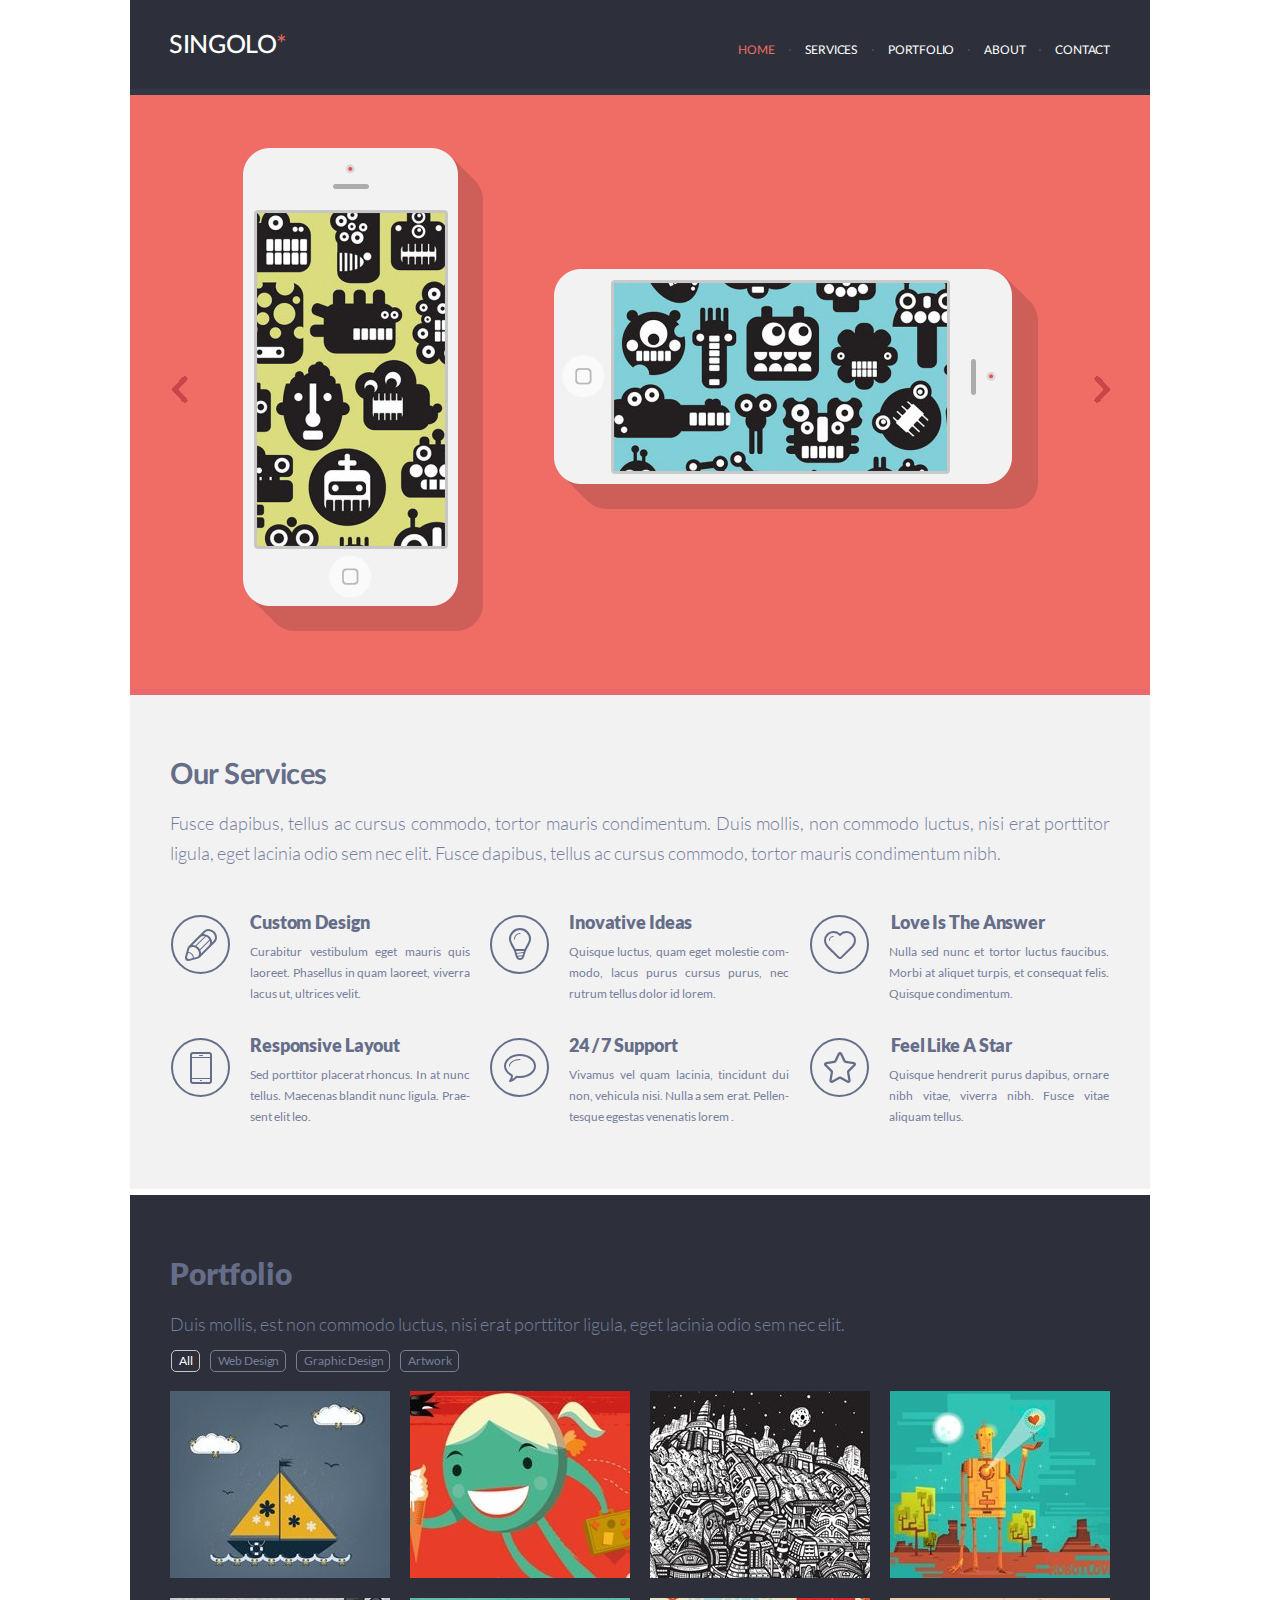
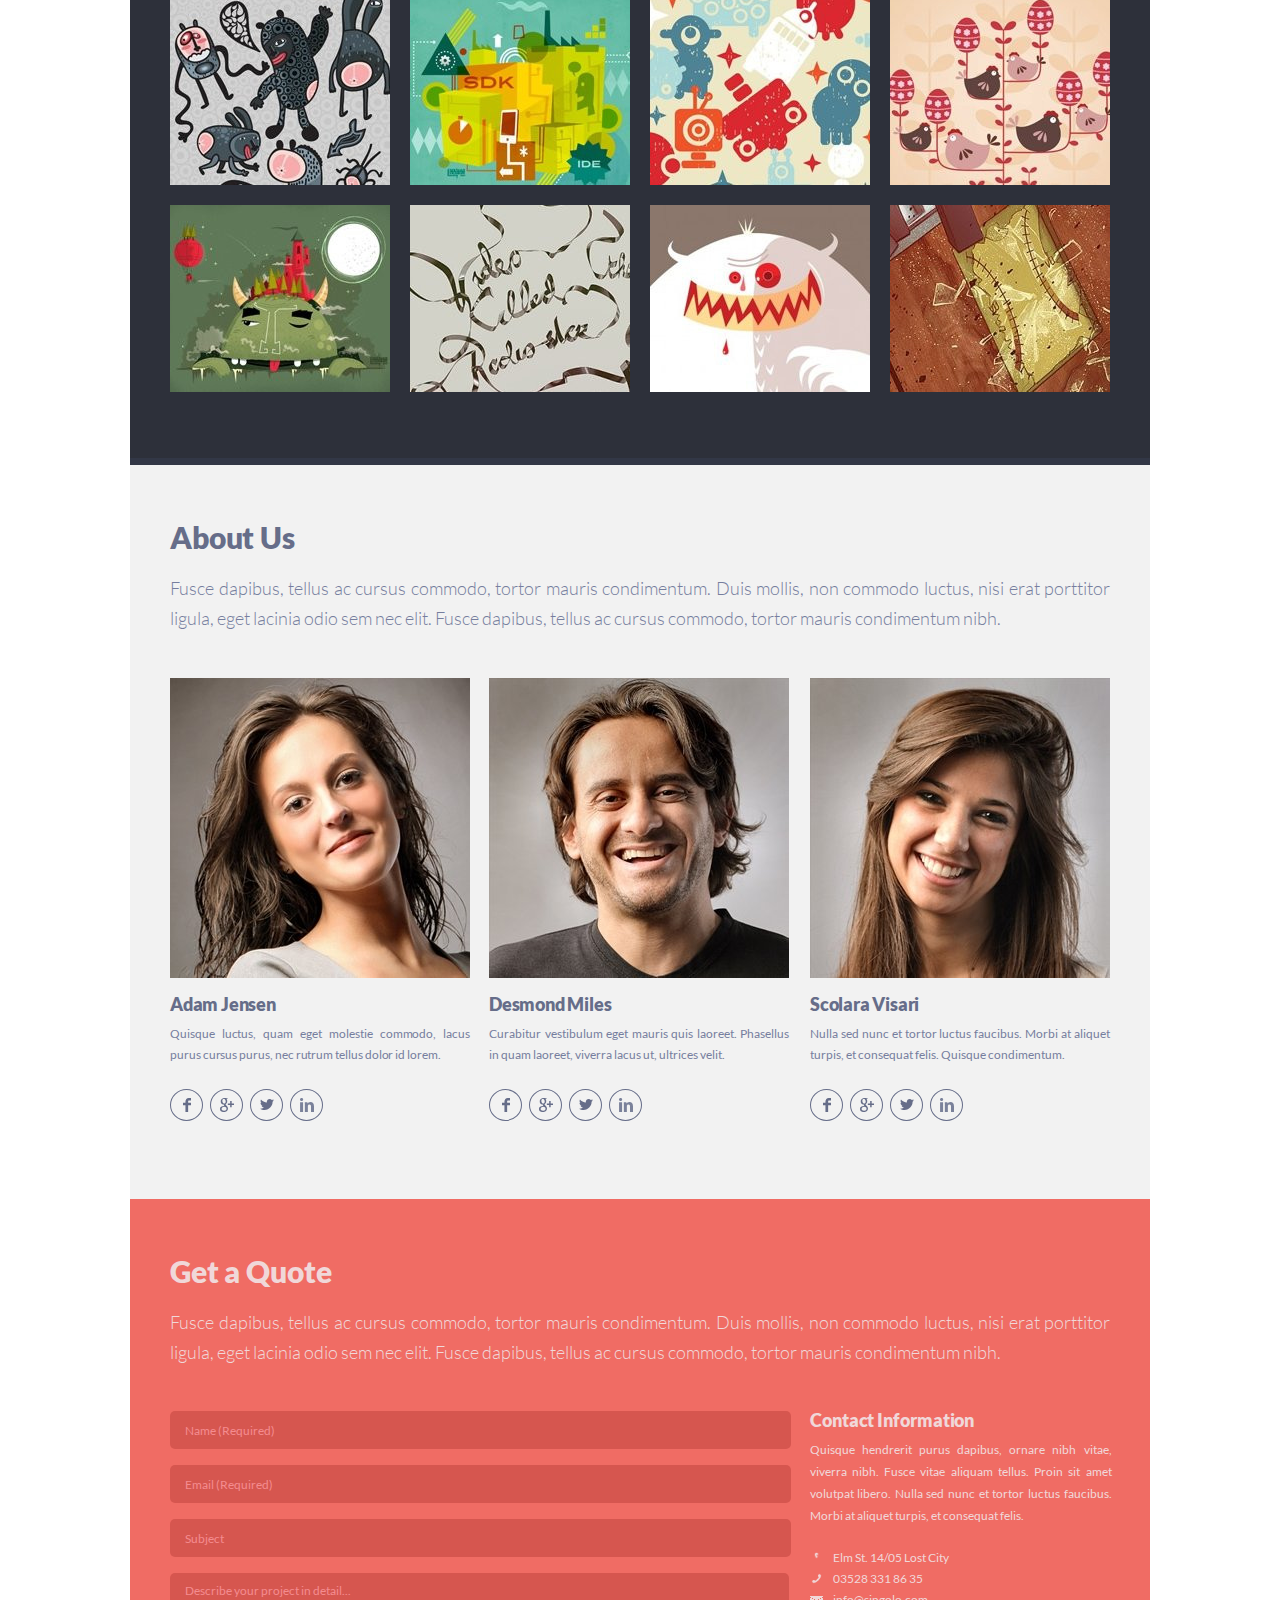
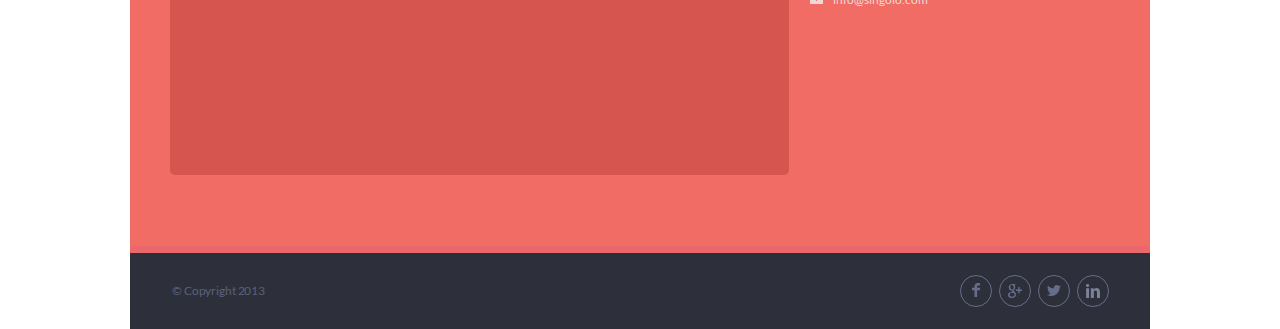
<file: index.html>
<!DOCTYPE html>
<html lang="en">
<head>
  <meta charset="UTF-8"/>
  <title>Singolo</title>
  <link rel="stylesheet" href="./style.css"/>
  <link rel="stylesheet" href="./fonts.css"/>
</head>
<body class="container">
<header class="header">
  <h1 class="logo">singolo<span class="red-star">*</span></h1>
  <nav class="nav">
    <a class="a_checked">Home</a>
    <a href="#">Services</a>
    <a href="#">Portfolio</a>
    <a href="#">About</a>
    <a href="#">Contact</a>
  </nav>
</header>
<main>
  <div class="slider">
    <button class="slider__btn slider_btn_left"></button>
    <div class="slider__element">
      <img alt="right phone" class="phone phone_left" src="assets/img/singolo1/phone2.png"/>
      <img alt="left phone" class="phone phone_right" src="assets/img/singolo1/phone1.png"/>
    </div>
    <button class="slider__btn slider_btn_right"></button>
  </div>
  <section class="our_services">
    <h2 class="our_services__header">Our Services</h2>
    <p class="our_services__text">
      Fusce dapibus, tellus ac cursus commodo, tortor mauris condimentum. Duis mollis, non commodo luctus, nisi erat
      porttitor ligula, eget lacinia odio sem nec elit. Fusce dapibus, tellus ac cursus commodo, tortor mauris
      condimentum nibh.
    </p>
    <div class="features">
      <article class="features__element features__element_pen">
        <h2 class="features__header">Custom Design</h2>
        <p class="features__text">
          Curabitur vestibulum eget mauris quis laoreet. Phasellus in quam laoreet, viverra lacus ut, ultrices
          velit.
        </p>
      </article>
      <article class="features__element features__element_bulb">
        <h2 class="features__header">Inovative Ideas</h2>
        <p class="features__text">
          Quisque luctus, quam eget molestie com&shy;modo, lacus purus cursus purus, nec rutrum tellus dolor id
          lorem.
        </p>
      </article>
      <article class="features__element features__element_heart">
        <h2 class="features__header">Love Is The Answer</h2>
        <p class="features__text">
          Nulla sed nunc et tortor luctus faucibus. Morbi at aliquet turpis, et consequat felis. Quisque
          condimentum.
        </p>
      </article>
      <article class="features__element features__element_small-phone">
        <h2 class="features__header">Responsive Layout</h2>
        <p class="features__text">
          Sed porttitor placerat rhoncus. In at nunc tellus. Maecenas blandit nunc ligula. Prae&shy;sent elit leo.
        </p>
      </article>
      <article class="features__element features__element--bubble">
        <h2 class="features__header">24 / 7 Support</h2>
        <p class="features__text">
          Vivamus vel quam lacinia, tincidunt dui non, vehicula nisi. Nulla a sem erat. Pellen&shy;tesque egestas
          venenatis lorem .
        </p>
      </article>
      <article class="features__element features__element_star">
        <h2 class="features__header">Feel Like A Star</h2>
        <p class="features__text">
          Quisque hendrerit purus dapibus, ornare nibh vitae, viverra nibh. Fusce vitae aliquam tellus.
        </p>
      </article>
    </div>
  </section>
  <section class="portfolio">
    <h1>Portfolio</h1>
    <p>Duis mollis, est non commodo luctus, nisi erat porttitor ligula, eget lacinia odio sem nec elit.</p>
    <ul class="portfolio__category">
      <li>
        <button class="portfolio__btn portfolio__btn--checked">All</button>
      </li>
      <li>
        <button class="portfolio__btn">Web Design</button>
      </li>
      <li>
        <button class="portfolio__btn">Graphic Design</button>
      </li>
      <li>
        <button class="portfolio__btn">Artwork</button>
      </li>
    </ul>
    <div class="work-examples">
      <img src="assets/img/singolo2/img1.jpg" alt="img1" class="example__img"/>
      <img src="assets/img/singolo2/img2.jpg" alt="img2" class="example__img"/>
      <img src="assets/img/singolo2/img3.jpg" alt="img3" class="example__img"/>
      <img src="assets/img/singolo2/img4.jpg" alt="img4" class="example__img"/>
      <img src="assets/img/singolo2/img5.jpg" alt="img5" class="example__img"/>
      <img src="assets/img/singolo2/img6.jpg" alt="img6" class="example__img"/>
      <img src="assets/img/singolo2/img7.jpg" alt="img7" class="example__img"/>
      <img src="assets/img/singolo2/img8.jpg" alt="img8" class="example__img"/>
      <img src="assets/img/singolo2/img9.jpg" alt="img9" class="example__img"/>
      <img src="assets/img/singolo2/img10.jpg" alt="img10" class="example__img"/>
      <img src="assets/img/singolo2/img11.jpg" alt="img11" class="example__img"/>
      <img src="assets/img/singolo2/img12.jpg" alt="img12" class="example__img"/>
    </div>
  </section>
  <section class="about-us">
    <h1 class="about-us__header">About Us</h1>
    <p class="about-us__text">
      Fusce dapibus, tellus ac cursus commodo, tortor mauris condimentum. Duis mollis, non commodo luctus, nisi erat
      porttitor ligula, eget lacinia odio sem nec elit. Fusce dapibus, tellus ac cursus commodo, tortor mauris
      condimentum nibh.
    </p>
    <div class="about-us__authors">
      <div class="about-us__author">
        <img src="assets/img/singolo2/adam_jensen.png" alt="" class="about-us__image"/>
        <h2 class="about-us__author-name">Adam Jensen</h2>
        <p class="about-us__des about-us__description--first">
          Quisque luctus, quam eget molestie commodo, lacus purus cursus purus, nec rutrum tellus dolor id lorem.
        </p>
        <ul class="soc">
          <li><a href="#" class="soc__link soc__link--facebook">facebook</a></li>
          <li><a href="#" class="soc__link soc__link--googleplus">google plus</a></li>
          <li><a href="#" class="soc__link soc__link--twitter">twitter</a></li>
          <li><a href="#" class="soc__link soc__link--linkedin">linkedin</a></li>
        </ul>
      </div>
      <div class="about-us__author">
        <img src="assets/img/singolo2/desmond_miles.png" alt="" class="about-us__image"/>
        <h2 class="about-us__author-name">Desmond Miles</h2>
        <p class="about-us__des">
          Curabitur vestibulum eget mauris quis laoreet. Phasellus in quam laoreet, viverra lacus ut, ultrices
          velit.
        </p>
        <ul class="soc">
          <li><a href="#" class="soc__link soc__link--facebook">facebook</a></li>
          <li><a href="#" class="soc__link soc__link--googleplus">google plus</a></li>
          <li><a href="#" class="soc__link soc__link--twitter">twitter</a></li>
          <li><a href="#" class="soc__link soc__link--linkedin">linkedin</a></li>
        </ul>
      </div>
      <div class="about-us__author">
        <img src="assets/img/singolo2/scolara_visari.png" alt="" class="about-us__image"/>
        <h2 class="about-us__author-name">Scolara Visari</h2>
        <p class="about-us__des">
          Nulla sed nunc et tortor luctus faucibus. Morbi at aliquet turpis, et consequat felis. Quisque
          condimentum.
        </p>
        <ul class="soc">
          <li><a href="#" class="soc__link soc__link--facebook">facebook</a></li>
          <li><a href="#" class="soc__link soc__link--googleplus">google plus</a></li>
          <li><a href="#" class="soc__link soc__link--twitter">twitter</a></li>
          <li><a href="#" class="soc__link soc__link--linkedin">linkedin</a></li>
        </ul>
      </div>
    </div>
  </section>
  <section class="section-form">
    <h1 class="section-form__header">Get a Quote</h1>
    <p class="section-form__text">
      Fusce dapibus, tellus ac cursus commodo, tortor mauris condimentum. Duis mollis, non commodo luctus, nisi erat
      porttitor ligula, eget lacinia odio sem nec elit. Fusce dapibus, tellus ac cursus commodo, tortor mauris
      condimentum nibh.
    </p>
    <div class="form__wrapper">
      <form class="form">
        <p><input id="name" type="text" name="name" placeholder="Name (Required)"/></p>
        <p><input id="email" type="text" name="email" placeholder="Email (Required)"/></p>
        <p><input id="subject" type="text" name="subject" placeholder="Subject"/></p>
        <p><textarea cols="20" placeholder="Describe your project in detail..."></textarea></p>
      </form>
      <div class="info">
        <h2 class="info__header">Contact Information</h2>
        <p class="info__text">
          Quisque hendrerit purus dapibus, ornare nibh vitae, viver&shy;ra nibh. Fusce vitae aliquam tellus. Proin
          sit amet volutpat libero. Nulla sed nunc et tortor luctus faucibus. Morbi at aliquet turpis, et consequat
          felis.
        </p>
        <ul class="info__list">
          <li class="info__list--loc">Elm St. 14/05 Lost City</li>
          <li class="info__list--phone">03528 331 86 35</li>
          <li class="info__list--email">info@singolo.com</li>
        </ul>
      </div>
    </div>
  </section>
</main>
<footer class="footer">
  <p class="footer__copyright">© Copyright 2013</p>
  <ul class="soc soc--footer">
    <li><a href="#" class="soc__link soc__link--facebook">facebook</a></li>
    <li><a href="#" class="soc__link soc__link--googleplus">google plus</a></li>
    <li><a href="#" class="soc__link soc__link--twitter">twitter</a></li>
    <li><a href="#" class="soc__link soc__link--linkedin">linkedin</a></li>
  </ul>
</footer>
</body>
</html>
</file>
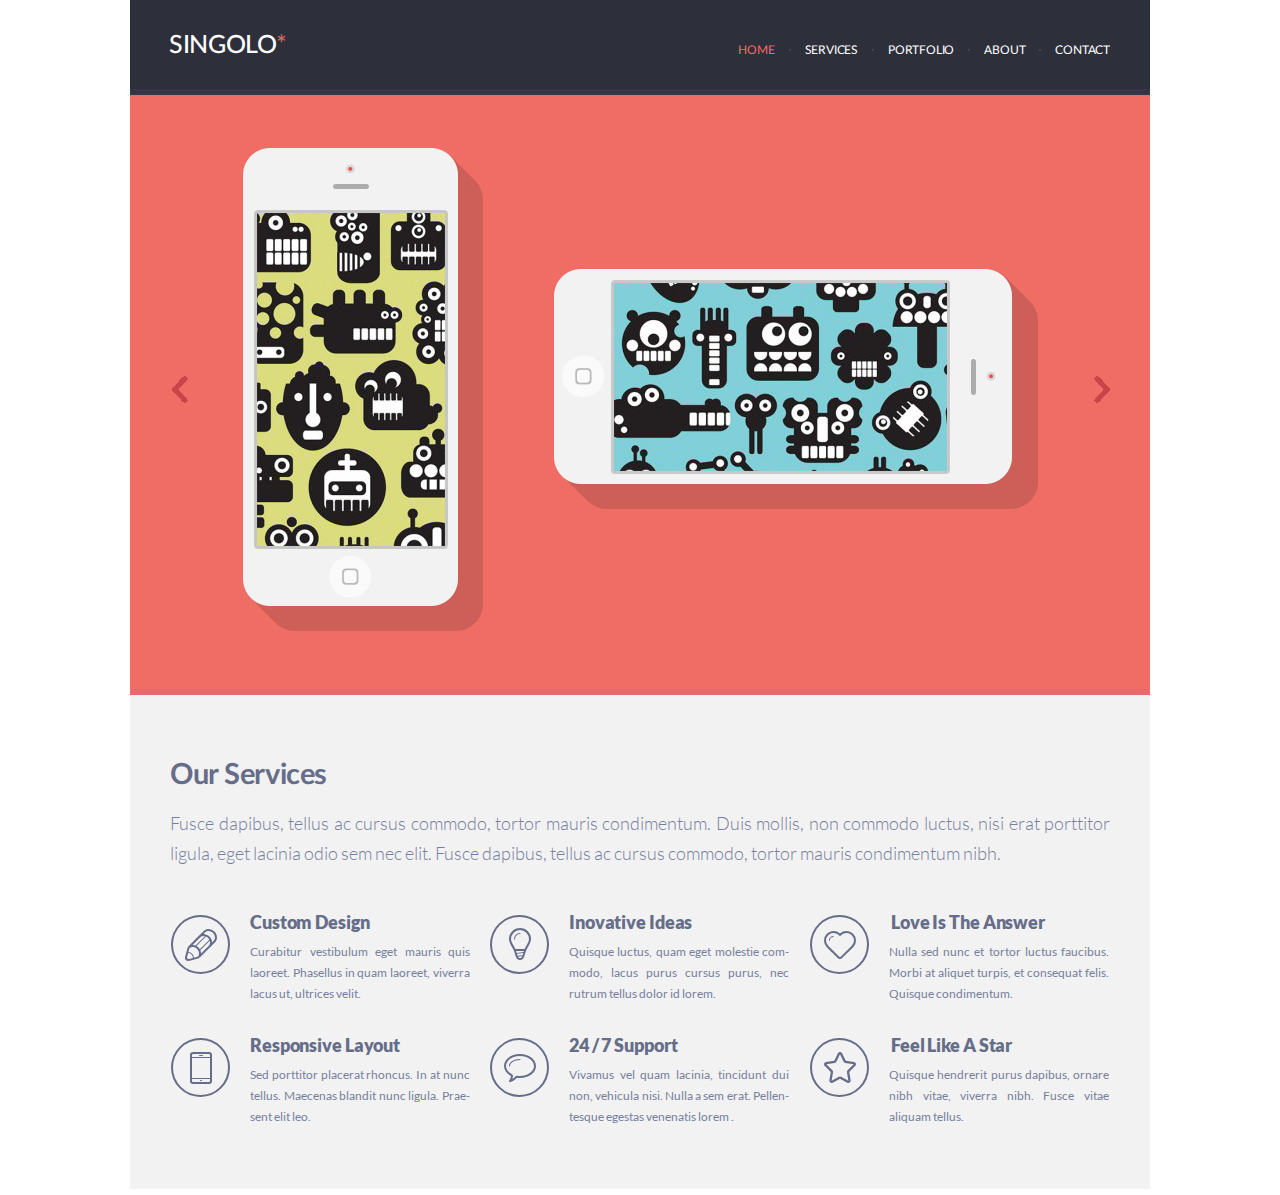
<file: singolo1.html>
<!DOCTYPE html>
<html lang="en">
<head>
  <meta charset="UTF-8"/>
  <meta name="viewport" content="width=device-width, initial-scale=1.0"/>
  <meta name="description" content="Singolo description"/>
  <meta name="keywords" content="keywords"/>
  <link rel="stylesheet" href="fonts.css"/>
  <link rel="stylesheet" type="text/css" href="singolo1.css"/>
  <title>Singolo</title>
  <script src="http://livejs.com/live.js" type="text/javascript"></script>
</head>
<body class="container">
<header class="header">
  <h1 class="logo">singolo<span class="red-star">*</span></h1>
  <nav class="nav">
    <a class="a_checked">Home</a>
    <a href="#">Services</a>
    <a href="#">Portfolio</a>
    <a href="#">About</a>
    <a href="#">Contact</a>
  </nav>
</header>
<main>
  <div class="slider">
    <button class="slider__btn slider_btn_left"></button>
    <div class="slider__element">
      <img alt="right phone" class="phone phone_left" src="assets/img/singolo1/phone2.png"/>
      <img alt="left phone" class="phone phone_right" src="assets/img/singolo1/phone1.png"/>
    </div>
    <button class="slider__btn slider_btn_right"></button>
  </div>
  <section class="our_services">
    <h2 class="our_services__header">Our Services</h2>
    <p class="our_services__text">
      Fusce dapibus, tellus ac cursus commodo, tortor mauris condimentum. Duis mollis, non commodo luctus, nisi erat
      porttitor ligula, eget lacinia odio sem nec elit. Fusce dapibus, tellus ac cursus commodo, tortor mauris
      condimentum nibh.
    </p>
    <div class="features">
      <article class="features__element features__element_pen">
        <h2 class="features__header">Custom Design</h2>
        <p class="features__text">
          Curabitur vestibulum eget mauris quis laoreet. Phasellus in quam laoreet, viverra lacus ut, ultrices
          velit.
        </p>
      </article>
      <article class="features__element features__element_bulb">
        <h2 class="features__header">Inovative Ideas</h2>
        <p class="features__text">
          Quisque luctus, quam eget molestie com&shy;modo, lacus purus cursus purus, nec rutrum tellus dolor id
          lorem.
        </p>
      </article>
      <article class="features__element features__element_heart">
        <h2 class="features__header">Love Is The Answer</h2>
        <p class="features__text">
          Nulla sed nunc et tortor luctus faucibus. Morbi at aliquet turpis, et consequat felis. Quisque
          condimentum.
        </p>
      </article>
      <article class="features__element features__element_small-phone">
        <h2 class="features__header">Responsive Layout</h2>
        <p class="features__text">
          Sed porttitor placerat rhoncus. In at nunc tellus. Maecenas blandit nunc ligula. Prae&shy;sent elit leo.
        </p>
      </article>
      <article class="features__element features__element--bubble">
        <h2 class="features__header">24 / 7 Support</h2>
        <p class="features__text">
          Vivamus vel quam lacinia, tincidunt dui non, vehicula nisi. Nulla a sem erat. Pellen&shy;tesque egestas
          venenatis lorem .
        </p>
      </article>
      <article class="features__element features__element_star">
        <h2 class="features__header">Feel Like A Star</h2>
        <p class="features__text">
          Quisque hendrerit purus dapibus, ornare nibh vitae, viverra nibh. Fusce vitae aliquam tellus.
        </p>
      </article>
    </div>
  </section>
</main>
</body>
</html>
</file>
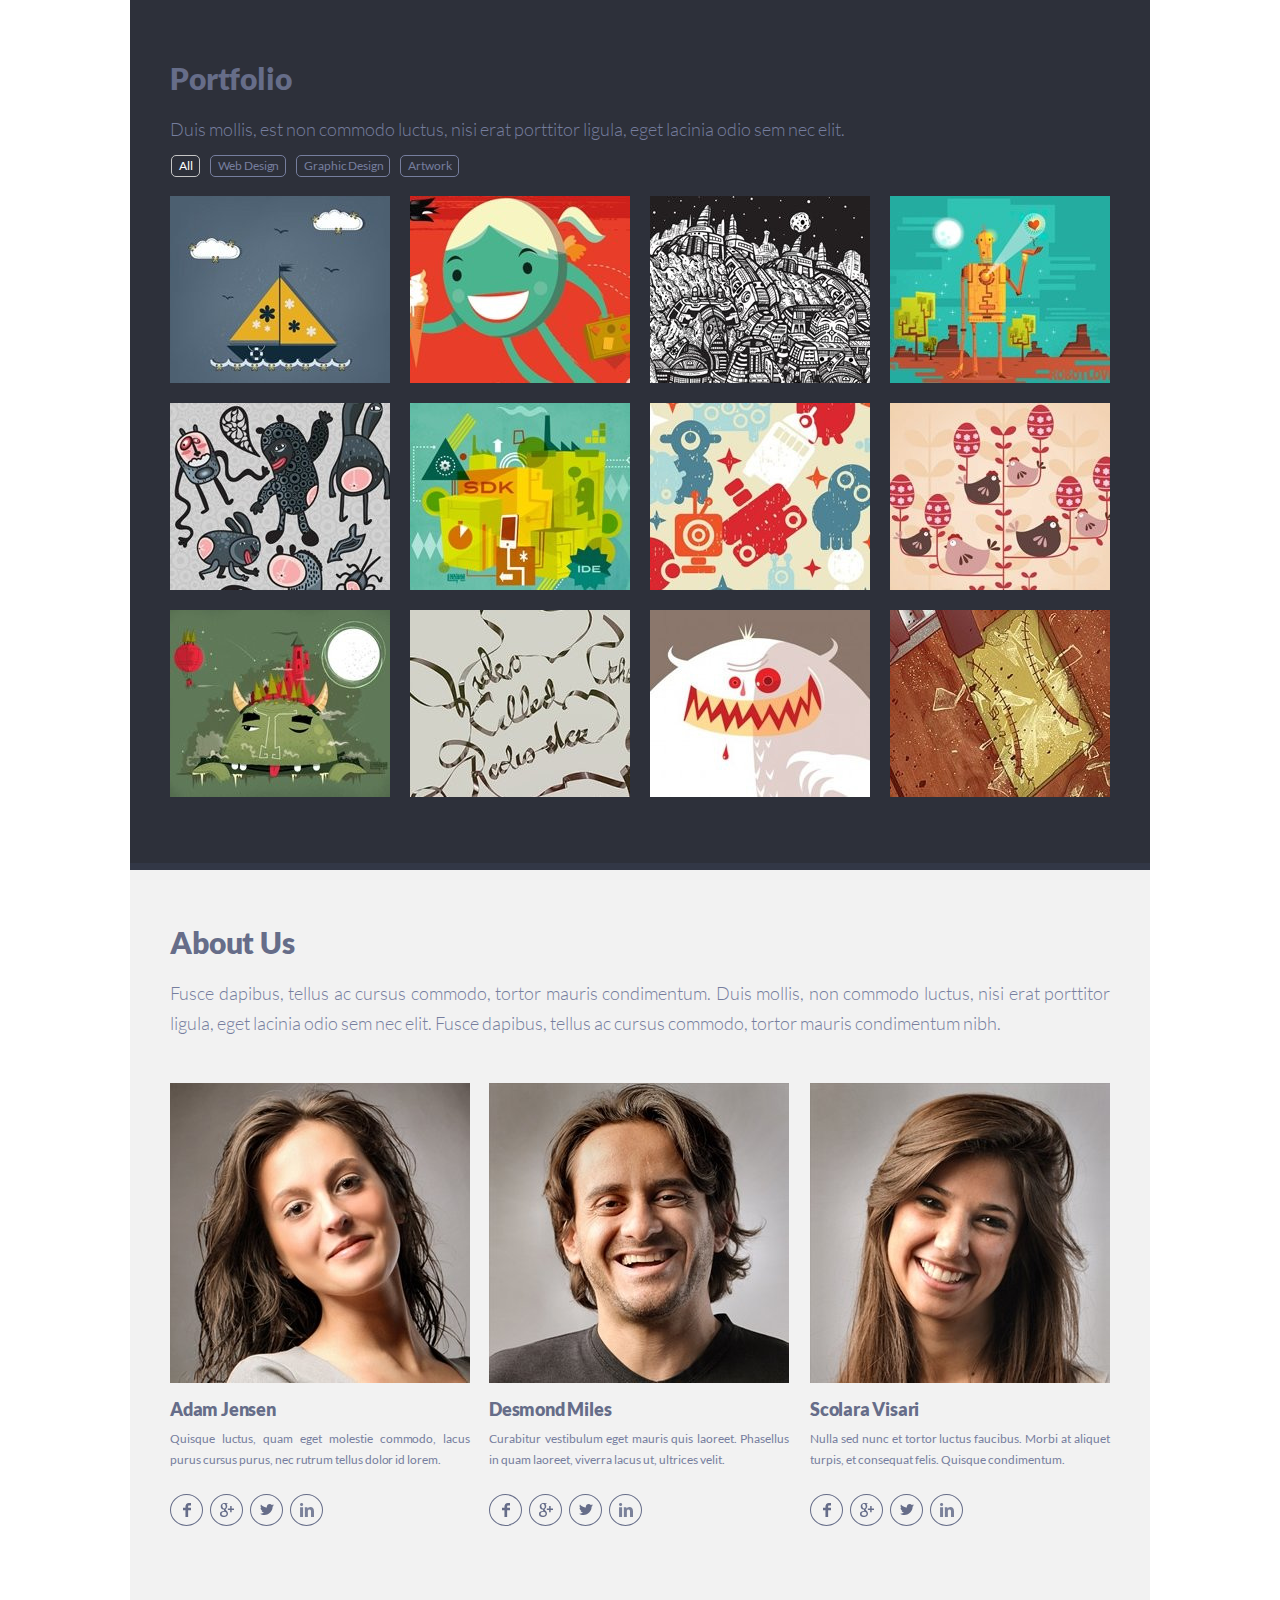
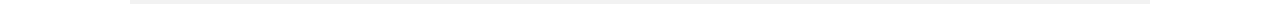
<file: singolo2.html>
<!DOCTYPE html>
<html lang="en">
<head>
  <meta charset="UTF-8"/>
  <meta name="viewport" content="width=device-width, initial-scale=1.0"/>
  <meta name="description" content="Singolo description"/>
  <meta name="keywords" content="keywords"/>
  <link rel="stylesheet" href="./singolo1.css"/>
  <link rel="stylesheet" href="./singolo2.css"/>
  <link rel="stylesheet" href="./fonts.css"/>
  <title>Singolo</title>
  <script src="http://livejs.com/live.js"></script>
</head>
<body class="container">
<main>
  <section class="portfolio">
    <h1>Portfolio</h1>
    <p>Duis mollis, est non commodo luctus, nisi erat porttitor ligula, eget lacinia odio sem nec elit.</p>
    <ul class="portfolio__category">
      <li>
        <button class="portfolio__btn portfolio__btn--checked">All</button>
      </li>
      <li>
        <button class="portfolio__btn">Web Design</button>
      </li>
      <li>
        <button class="portfolio__btn">Graphic Design</button>
      </li>
      <li>
        <button class="portfolio__btn">Artwork</button>
      </li>
    </ul>
    <div class="work-examples">
      <img src="assets/img/singolo2/img1.jpg" alt="img1" class="example__img"/>
      <img src="assets/img/singolo2/img2.jpg" alt="img2" class="example__img"/>
      <img src="assets/img/singolo2/img3.jpg" alt="img3" class="example__img"/>
      <img src="assets/img/singolo2/img4.jpg" alt="img4" class="example__img"/>
      <img src="assets/img/singolo2/img5.jpg" alt="img5" class="example__img"/>
      <img src="assets/img/singolo2/img6.jpg" alt="img6" class="example__img"/>
      <img src="assets/img/singolo2/img7.jpg" alt="img7" class="example__img"/>
      <img src="assets/img/singolo2/img8.jpg" alt="img8" class="example__img"/>
      <img src="assets/img/singolo2/img9.jpg" alt="img9" class="example__img"/>
      <img src="assets/img/singolo2/img10.jpg" alt="img10" class="example__img"/>
      <img src="assets/img/singolo2/img11.jpg" alt="img11" class="example__img"/>
      <img src="assets/img/singolo2/img12.jpg" alt="img12" class="example__img"/>
    </div>
  </section>
  <section class="about-us">
    <h1 class="about-us__header">About Us</h1>
    <p class="about-us__text">
      Fusce dapibus, tellus ac cursus commodo, tortor mauris condimentum. Duis mollis, non commodo luctus, nisi erat
      porttitor ligula, eget lacinia odio sem nec elit. Fusce dapibus, tellus ac cursus commodo, tortor mauris
      condimentum nibh.
    </p>
    <div class="about-us__authors">
      <div class="about-us__author">
        <img src="assets/img/singolo2/adam_jensen.png" alt="" class="about-us__image"/>
        <h2 class="about-us__author-name">Adam Jensen</h2>
        <p class="about-us__des about-us__description--first">
          Quisque luctus, quam eget molestie commodo, lacus purus cursus purus, nec rutrum tellus dolor id lorem.
        </p>
        <ul class="soc">
          <li><a href="#" class="soc__link soc__link--facebook">facebook</a></li>
          <li><a href="#" class="soc__link soc__link--googleplus">google plus</a></li>
          <li><a href="#" class="soc__link soc__link--twitter">twitter</a></li>
          <li><a href="#" class="soc__link soc__link--linkedin">linkedin</a></li>
        </ul>
      </div>
      <div class="about-us__author">
        <img src="assets/img/singolo2/desmond_miles.png" alt="" class="about-us__image"/>
        <h2 class="about-us__author-name">Desmond Miles</h2>
        <p class="about-us__des">
          Curabitur vestibulum eget mauris quis laoreet. Phasellus in quam laoreet, viverra lacus ut, ultrices
          velit.
        </p>
        <ul class="soc">
          <li><a href="#" class="soc__link soc__link--facebook">facebook</a></li>
          <li><a href="#" class="soc__link soc__link--googleplus">google plus</a></li>
          <li><a href="#" class="soc__link soc__link--twitter">twitter</a></li>
          <li><a href="#" class="soc__link soc__link--linkedin">linkedin</a></li>
        </ul>
      </div>
      <div class="about-us__author">
        <img src="assets/img/singolo2/scolara_visari.png" alt="" class="about-us__image"/>
        <h2 class="about-us__author-name">Scolara Visari</h2>
        <p class="about-us__des">
          Nulla sed nunc et tortor luctus faucibus. Morbi at aliquet turpis, et consequat felis. Quisque
          condimentum.
        </p>
        <ul class="soc">
          <li><a href="#" class="soc__link soc__link--facebook">facebook</a></li>
          <li><a href="#" class="soc__link soc__link--googleplus">google plus</a></li>
          <li><a href="#" class="soc__link soc__link--twitter">twitter</a></li>
          <li><a href="#" class="soc__link soc__link--linkedin">linkedin</a></li>
        </ul>
      </div>
    </div>
  </section>
</main>
</body>
</html>
</file>
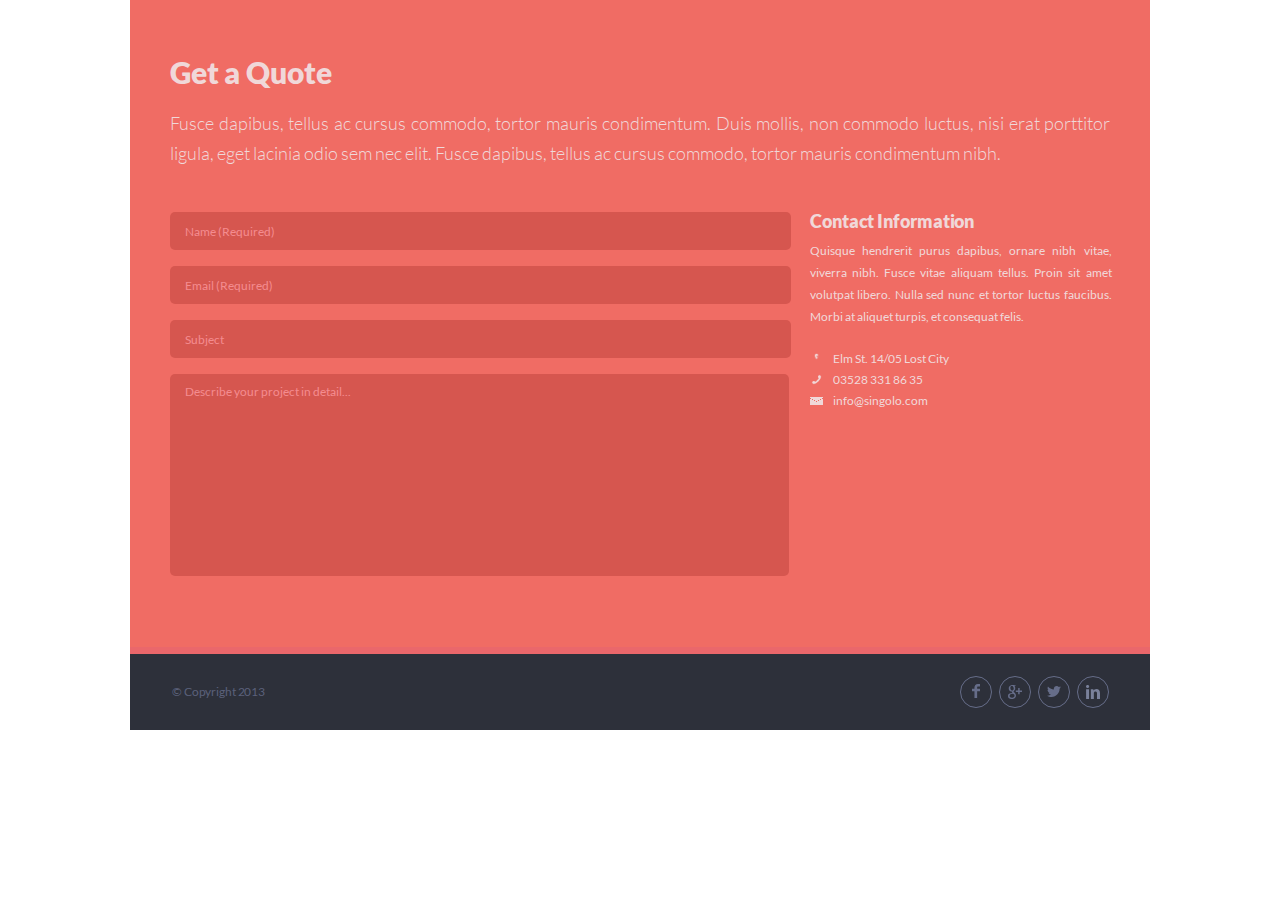
<file: singolo3.html>
<!DOCTYPE html>
<html lang="en">
<head>
  <meta charset="UTF-8"/>
  <meta name="viewport" content="width=device-width, initial-scale=1.0"/>
  <meta name="description" content="Singolo description"/>
  <meta name="keywords" content="keywords"/>
  <link rel="stylesheet" href="./singolo1.css"/>
  <link rel="stylesheet" href="./singolo2.css"/>
  <link rel="stylesheet" href="./singolo3.css"/>
  <link rel="stylesheet" href="./fonts.css"/>
  <title>Singolo</title>
  <script src="http://livejs.com/live.js"></script>
</head>
<body class="container">
<main>
  <section class="section-form">
    <h1 class="section-form__header">Get a Quote</h1>
    <p class="section-form__text">
      Fusce dapibus, tellus ac cursus commodo, tortor mauris condimentum. Duis mollis, non commodo luctus, nisi erat
      porttitor ligula, eget lacinia odio sem nec elit. Fusce dapibus, tellus ac cursus commodo, tortor mauris
      condimentum nibh.
    </p>
    <div class="form__wrapper">
      <form class="form">
        <p><input id="name" type="text" name="name" placeholder="Name (Required)"/></p>
        <p><input id="email" type="text" name="email" placeholder="Email (Required)"/></p>
        <p><input id="subject" type="text" name="subject" placeholder="Subject"/></p>
        <p><textarea cols="20" placeholder="Describe your project in detail..."></textarea></p>
      </form>
      <div class="info">
        <h2 class="info__header">Contact Information</h2>
        <p class="info__text">
          Quisque hendrerit purus dapibus, ornare nibh vitae, viver&shy;ra nibh. Fusce vitae aliquam tellus. Proin
          sit amet volutpat libero. Nulla sed nunc et tortor luctus faucibus. Morbi at aliquet turpis, et consequat
          felis.
        </p>
        <ul class="info__list">
          <li class="info__list--loc">Elm St. 14/05 Lost City</li>
          <li class="info__list--phone">03528 331 86 35</li>
          <li class="info__list--email">info@singolo.com</li>
        </ul>
      </div>
    </div>
  </section>
</main>
<footer class="footer">
  <p class="footer__copyright">© Copyright 2013</p>
  <ul class="soc soc--footer">
    <li><a href="#" class="soc__link soc__link--facebook">facebook</a></li>
    <li><a href="#" class="soc__link soc__link--googleplus">google plus</a></li>
    <li><a href="#" class="soc__link soc__link--twitter">twitter</a></li>
    <li><a href="#" class="soc__link soc__link--linkedin">linkedin</a></li>
  </ul>
</footer>
</body>
</html>
</file>
<file: style.css>
/*region singolo1.css*/

.container {
    width: 1020px;
    display: block;
    margin-left: auto;
    margin-right: auto;
    margin-top: 0;
    margin-bottom: 0;
}

.header {
    min-height: 95px;
    background: linear-gradient(0deg, rgba(50,55,70,1) 6px, rgba(45,48,58,1) 6px);
    display: flex;
    flex-direction: row;
    align-items: center;
    justify-content: space-between;
}
.nav {
    display: block;
    margin-right: 40px;
}

.nav a{
    font-family: 'LatoWeb', Arial, sans-serif;
    margin-left: 26px;
    bottom: -1px;
    color: #fff;
    position: relative;
    text-transform: uppercase;
    text-decoration: none;
    font-size: 12px;
    line-height: 8px;
    font-weight: normal;
    letter-spacing: -0.016em;

}

.nav a::after {
    content: '';
    position: absolute;
    display: inline-block;
    top: 50%;
    left: -16px;
    height: 2px;
    transform: translate(0, -50%);
    width: 2px;
    border-radius: 50%;
    background-color: #494e62;
}

.nav a:hover {
    text-decoration: underline;
}

.nav .a_checked:hover {
    text-decoration: none;
}

.nav a:active {
    color: #f06c64;
}

.nav a:first-child::after {
    display: none;
}

.nav .a_checked {
    color: #f06c64;
    cursor: default;
}

.logo {
    position: relative;
    font-family: 'LatoWebMedium', Arial, sans-serif;
    margin-left: 39px;
    color: #ffffff;
    text-transform: uppercase;
    font-size: 25px;
    line-height: 8px;
    padding-bottom: 4px;
    font-weight: 400;
    letter-spacing: -0.015em;
}

.red-star {
    color:#dc6660;
}

.slider {
    position: relative;
    min-height: 600px;
    background: linear-gradient(0deg, rgb(234, 103, 107) 6px, rgb(240, 109, 102) 6px);
    display: flex;
    flex-direction: row;
    align-items: center;
    justify-content: space-between;
}

.slider__btn {
    padding: 0;
    border: none;
    font: inherit;
    color: inherit;
    background-color: transparent;
    margin-bottom: 12px;
    background-repeat: no-repeat;
    background-position: center;
    cursor: pointer;
    width: 50px;
    height: 50px;
    border-radius: 50%;
}

.slider__btn:focus {
    outline: none;
}

.slider__btn:hover {
    background-color: lightcoral;
}

.slider_btn_left {
    background-image: url('assets/img/singolo1/btn_left.png');
    margin-left: 25px;

}

.slider_btn_right {
    background-image: url('assets/img/singolo1/btn_right.png');
    margin-right: 23px;
}

.phone {
    position: relative;
}

.phone_left {
    right: 34px;
    bottom: 4px;
}

.phone_right {
    left: 33px;
    bottom: 126px;
}

.our_services {
    min-height: 431px;
    padding-top: 69px;
    background: linear-gradient(0deg, #fff 6px, #f2f2f2 6px);
    font-family: 'LatoWeb', Arial, sans-serif;
}

.our_services__header {
    font-family: 'LatoWebBold', Arial, sans-serif;
    font-size: 29px;
    line-height: 17px;
    font-weight: 900;
    color: #666d89;
    margin-top: 3px;
    margin-bottom: 24px;
    margin-left: 40px;
    letter-spacing: -0.015em;
}

.our_services__text {
    font-family: 'Lato', Arial, sans-serif;
    font-size: 18px;
    line-height: 30px;
    font-weight: 300;
    color: #767e9e;
    letter-spacing: 0.0px;
    margin-bottom: 46px;
    margin-left: 40px;
    padding-right: 25px;
    text-align: justify;
    max-width: 940px;
}

.features {
    margin-left: 36px;
    display: flex;
    flex-direction: row;
    flex-wrap: wrap;
}

.features__element {
    position: relative;
    width: 220px;
    padding-left: 84px;
    margin-right: 15px;
    margin-bottom: 21px;
}

.features__element::before {
    position: absolute;
    content: '';
    width: 55px;
    height: 55px;
    background-position: center;
    background-size: 32px;
    left: 5px;
    top: 1px;
    background-repeat: no-repeat;
    border: 2px solid #666d89;
    border-radius: 50%;
}

.features__header {
    font-family: 'Lato', Arial, sans-serif;
    font-size: 18px;
    line-height: 17px;
    font-weight: 900;
    color: #666d89;
    margin-top: 0;
    margin-bottom: 0;
    letter-spacing: -0.006em;
    overflow: hidden;
    height: 19px;
    width: 160px;
}

.features__text {
    font-family: 'Lato', Arial, sans-serif;
    font-size: 12px;
    line-height: 21px;
    font-weight: 400;
    color: #767e9e;
    text-align: justify;
    letter-spacing: -0.00px;
    margin-top: 8px;
    margin-bottom: 13px;
    width: 220px;
    height: 62px;
    overflow: hidden;
}

.features__element_pen::before {
    background-image: url('assets/img/singolo1/pen.svg');
    background-size: 32px;

}
.features__element_bulb::before {
    background-image: url('assets/img/singolo1/bulb.svg');
    background-size: 22px;
    background-position: 17px 11px;
}

.features__element_heart::before {
    background-image: url('assets/img/singolo1/heart.svg');
    background-size: 32px;
    left: 6px;

}

.features__element_heart h2{
    margin-left: 3px;
}

.features__element_heart p {
    margin-left: 1px;
}

.features__element_small-phone::before {
    background-image: url('assets/img/singolo1/phone.svg');
    background-size: 22px;

}

.features__element--bubble::before {
    background-image: url('assets/img/singolo1/bubble.svg');
    background-size: 32px;
}

.features__element_star::before {
    background-image: url('assets/img/singolo1/star.svg');
    background-size: 32px;
    left: 6px;
}

.features__element_star h2 {
    margin-left: 3px;
}

.features__element_star p {
    margin-left: 1px;
}
/*endregion*/

/*region singolo2.css*/
.portfolio {
  background: linear-gradient(#2d303a 863px, #323746 683px);
  min-height: 800px;
  padding-left: 40px;
  padding-top: 70px;
}

.portfolio > h1 {
  color: #666d89;
  font-family: 'Lato', 'Arial', sans-serif;
  font-size: 30px;
  font-weight: 900;
  letter-spacing: -0.005em;
  line-height: 17px;
  margin-bottom: 27px;
  margin-top: 0;
}

.portfolio > p {
  color: #767e9e;
  font-family: 'Lato', 'Arial', sans-serif;
  font-size: 18px;
  font-weight: 300;
  line-height: 30px;
  margin-bottom: 11px;
  margin-top: 0;
}

.portfolio__category {
  margin-bottom: 19px;
  margin-top: 0;
  padding-left: 1px;
}

.portfolio__category li {
  display: inline-block;
  list-style: none;
  width: auto;
}

.portfolio__btn {
  background-color: transparent;
  border-radius: 5px;
  border: 1.0px solid #767e9e;
  color: #767e9e;
  display: block;
  font-family: 'Lato', 'Arial', sans-serif;
  font-size: 12px;
  font-weight: 400;
  height: 22px;
  letter-spacing: -0.011em;
  margin-right: 6px;
  padding-bottom: 2px;
  padding-left: 7px;
}

.portfolio__btn:hover {
  border-color: #c5c5c5;
  color: white;
  cursor: pointer;
}

.portfolio__btn--checked:hover {
  cursor: default;
}

.portfolio__btn--checked {
  border: 1.0px solid #c5c5c5;
  color: white;
}

.work-examples {
    height: 621px;
    overflow: hidden;
}

.example__img {
  height: 187px;
  margin-bottom: 16px;
  margin-right: 16px;
  width: 220px;
}

.about-us {
  background-color: #f2f2f2;
  font-family: 'Lato', 'Arial', sans-serif;
  height: 690px;
  padding-left: 40px;
  padding-top: 44px;
}

.about-us__header {
  color: #666d89;
  font-size: 30px;
  font-weight: 900;
  line-height: 17px;
  margin-bottom: 27px;
  letter-spacing: -0.005em;
}

.about-us__text {
  color: #767e9e;
  font-size: 18px;
  font-weight: 300;
  line-height: 30px;
  margin-bottom: 45px;
  text-align: justify;
  width: 940px;
}

.about-us__author {
  display: inline-block;
  margin-right: 16px;
  width: 300px;
}

.about-us__author:nth-child(2) {
  margin-right: 18px;
}

.about-us__author-name {
  color: #666d89;
  font-size: 18px;
  font-weight: 900;
  letter-spacing: -0.011em;
  line-height: 18px;
  margin-bottom: 0;
  margin-top: 14px;
}

.about-us__des {
  color: #767e9e;
  font-size: 12px;
  font-weight: 400;
  line-height: 21px;
  margin-bottom: 0;
  margin-top: 10px;
  text-align: justify;
}

.about-us__description--first {
   letter-spacing: -0.005em;
}

.soc {
  margin-top: 9px;
  padding-left: 0;
}

.soc li {
  display: inline-block;
  list-style: none;
}

.soc__link {
  border-radius: 50%;
  border: 1px solid #666d89;
  display: block;
  font-size: 0;
  height: 30px;
  margin-right: 4px;
  width: 31px;
}

.soc__link:hover {
  bottom: 3px;
  height: 35px;
  margin-right: 0px;
  position: relative;
  right: 2px;
  width: 35px;
}

.soc__link--facebook {
  background-image: url('assets/img/singolo2/facebook.svg');
  background-position: center;
  background-repeat: no-repeat;
  background-size: 8px;
}

.soc__link--googleplus {
  background-image: url('assets/img/singolo2/googleplus.svg');
  background-position: center;
  background-repeat: no-repeat;
  background-size: 14px;
}

.soc__link--twitter {
  background-image: url('assets/img/singolo2/twitter.svg');
  background-position: center;
  background-repeat: no-repeat;
  background-size: 14px;
}

.soc__link--linkedin {
  background-image: url('assets/img/singolo2/linkedin.svg');
  background-position: center;
  background-repeat: no-repeat;
  background-size: 14px;
}
/*endregion*/


/*region singolo3.css*/
.section-form {
    background: linear-gradient(#f06c64 647px, #ea676b 647px);
    font-family: 'Lato', 'Arial' ,sans-serif;
    min-height: 610px;
    padding-left: 40px;
    padding-top: 44px;
}

.section-form__header {
    color: #f0d8d9;
    font-size: 30px;
    font-weight: 900;
    letter-spacing: -0.005em;
    line-height: 17px;
    margin-bottom: 27px;
}

.section-form__text {
    color: #f0d8d9;
    font-size: 18px;
    font-weight: 300;
    line-height: 30px;
    text-align: justify;
    width:940px;
}

.form__wrapper {
    display: flex;
    flex-direction: row;
}

.form {
    margin-top: 10px;
    width: 619px;
}

.form input::placeholder,
.form textarea::placeholder {
    color: #f48c8f;
    font-size: 12px;
    font-weight: 400;
}

.form textarea,
.form input {
    background-color: #d6564f;
    border-radius: 5px;
    border: 0 solid white;
    color: white;
    font-family: 'Lato', 'Arial' ,sans-serif;
    padding-left: 15px;
    position: relative;
    width: 100%;
}

.form textarea {
    height: 190px;
    padding-top: 10px;
    resize: none;
    width: 602px;
}

.form input {
    height: 36px;
    width: 604px;
}

.info {
    margin-left: 21px;
    margin-top: 12px;
    width: 301px;
}

.info__header {
    color: #f0d8d9;
    font-size: 18px;
    font-weight: 900;
    letter-spacing: -0.005em;
    line-height: 17px;
    margin-bottom: 10px;
}

.info__text,
.info__list {
    color: #f0d8d9;
    font-size: 12px;
    font-weight: 400;
    line-height: 21px;
}

.info__text {
    line-height: 22px;
    margin-bottom: 20px;
    margin-left: -0.5px;
    margin-top: 0;
    text-align: justify;
    width: 302px;
}

.info__list {
    list-style: none;
    margin-left: 0;
    padding-left: 23px;
}

.info__list li {
    position: relative;
}

.info__list li::before {
    background-repeat: no-repeat;
    background-size: 7px;
    content: '';
    height: 15px;
    left: -20px;
    position: absolute;
    top: 5px;
    width: 15px;
}

.info__list .info__list--loc::before {
    background-image: url('assets/img/singolo3/location.png');
}

.info__list .info__list--phone::before {
    background-image: url('assets/img/singolo3/phone.png');
    background-size: 11px;
    left: -22px;
}

.info__list .info__list--email::before {
    background-image: url(assets/img/singolo3/mail.png);
    background-size: 13px;
    left: -23px;
    top: 7px;
}

.footer {
    align-items: center;
    background-color: #2d303a;
    color : #5b617a;
    display: flex;
    flex-direction: row;
    font-family: 'Lato', 'Arial' ,sans-serif;
    font-size: 12px;
    height: 76px;
    justify-content: space-between;
    padding-left: 42px;
    padding-right: 36px;
}

.soc--footer {
    margin-top: 0;
}

.soc--footer a:hover {
    height: 35px;
    margin-bottom: -5px;
    margin-left: 0;
    margin-right: 0;
    width: 35px;
}

.footer__copyright {
    letter-spacing: -0.01em;
    margin-top: 11px;
}

.soc--footer .soc__link {
    margin-right: 5px;
    width: 30px;
}

.soc--footer .soc__link--googleplus {
    width: 30px;
}
/*endregion*/
</file>
<file: fonts.css>
/* Webfont: Lato-Black */
@font-face {
  font-family: 'LatoWebBlack';
  src: url('./assets/fonts/Lato-Black.eot'); /* IE9 Compat Modes */
  src: url('./assets/fonts/Lato-Black.eot?#iefix') format('embedded-opentype'),
    /* IE6-IE8 */ url('./assets/fonts/Lato-Black.woff2') format('woff2'),
    /* Modern Browsers */ url('./assets/fonts/Lato-Black.woff') format('woff'),
    /* Modern Browsers */ url('./assets/fonts/Lato-Black.ttf') format('truetype');
  font-style: normal;
  font-weight: normal;
}

/* Webfont: Lato-BlackItalic */
@font-face {
  font-family: 'LatoWebBlack';
  src: url('./assets/fonts/Lato-BlackItalic.eot'); /* IE9 Compat Modes */
  src: url('./assets/fonts/Lato-BlackItalic.eot?#iefix') format('embedded-opentype'),
    /* IE6-IE8 */ url('./assets/fonts/Lato-BlackItalic.woff2') format('woff2'),
    /* Modern Browsers */ url('./assets/fonts/Lato-BlackItalic.woff') format('woff'),
    /* Modern Browsers */ url('./assets/fonts/Lato-BlackItalic.ttf') format('truetype');
  font-style: italic;
  font-weight: normal;
}

/* Webfont: Lato-Bold */
@font-face {
  font-family: 'LatoWebBold';
  src: url('./assets/fonts/Lato-Bold.eot'); /* IE9 Compat Modes */
  src: url('./assets/fonts/Lato-Bold.eot?#iefix') format('embedded-opentype'),
    /* IE6-IE8 */ url('./assets/fonts/Lato-Bold.woff2') format('woff2'),
    /* Modern Browsers */ url('./assets/fonts/Lato-Bold.woff') format('woff'),
    /* Modern Browsers */ url('./assets/fonts/Lato-Bold.ttf') format('truetype');
  font-style: normal;
  font-weight: normal;
}

/* Webfont: Lato-BoldItalic */
@font-face {
  font-family: 'LatoWebBold';
  src: url('./assets/fonts/Lato-BoldItalic.eot'); /* IE9 Compat Modes */
  src: url('./assets/fonts/Lato-BoldItalic.eot?#iefix') format('embedded-opentype'),
    /* IE6-IE8 */ url('./assets/fonts/Lato-BoldItalic.woff2') format('woff2'),
    /* Modern Browsers */ url('./assets/fonts/Lato-BoldItalic.woff') format('woff'),
    /* Modern Browsers */ url('./assets/fonts/Lato-BoldItalic.ttf') format('truetype');
  font-style: italic;
  font-weight: normal;
}

/* Webfont: Lato-Hairline */
@font-face {
  font-family: 'LatoWebHairline';
  src: url('./assets/fonts/Lato-Hairline.eot'); /* IE9 Compat Modes */
  src: url('./assets/fonts/Lato-Hairline.eot?#iefix') format('embedded-opentype'),
    /* IE6-IE8 */ url('./assets/fonts/Lato-Hairline.woff2') format('woff2'),
    /* Modern Browsers */ url('./assets/fonts/Lato-Hairline.woff') format('woff'),
    /* Modern Browsers */ url('./assets/fonts/Lato-Hairline.ttf') format('truetype');
  font-style: normal;
  font-weight: normal;
}

/* Webfont: Lato-HairlineItalic */
@font-face {
  font-family: 'LatoWebHairline';
  src: url('./assets/fonts/Lato-HairlineItalic.eot'); /* IE9 Compat Modes */
  src: url('./assets/fonts/Lato-HairlineItalic.eot?#iefix') format('embedded-opentype'),
    /* IE6-IE8 */ url('./assets/fonts/Lato-HairlineItalic.woff2') format('woff2'),
    /* Modern Browsers */ url('./assets/fonts/Lato-HairlineItalic.woff') format('woff'),
    /* Modern Browsers */ url('./assets/fonts/Lato-HairlineItalic.ttf') format('truetype');
  font-style: italic;
  font-weight: normal;
}

/* Webfont: Lato-Heavy */
@font-face {
  font-family: 'LatoWebHeavy';
  src: url('./assets/fonts/Lato-Heavy.eot'); /* IE9 Compat Modes */
  src: url('./assets/fonts/Lato-Heavy.eot?#iefix') format('embedded-opentype'),
    /* IE6-IE8 */ url('./assets/fonts/Lato-Heavy.woff2') format('woff2'),
    /* Modern Browsers */ url('./assets/fonts/Lato-Heavy.woff') format('woff'),
    /* Modern Browsers */ url('./assets/fonts/Lato-Heavy.ttf') format('truetype');
  font-style: normal;
  font-weight: normal;
}

/* Webfont: Lato-HeavyItalic */
@font-face {
  font-family: 'LatoWebHeavy';
  src: url('./assets/fonts/Lato-HeavyItalic.eot'); /* IE9 Compat Modes */
  src: url('./assets/fonts/Lato-HeavyItalic.eot?#iefix') format('embedded-opentype'),
    /* IE6-IE8 */ url('./assets/fonts/Lato-HeavyItalic.woff2') format('woff2'),
    /* Modern Browsers */ url('./assets/fonts/Lato-HeavyItalic.woff') format('woff'),
    /* Modern Browsers */ url('./assets/fonts/Lato-HeavyItalic.ttf') format('truetype');
  font-style: italic;
  font-weight: normal;
}

/* Webfont: Lato-Italic */
@font-face {
  font-family: 'LatoWeb';
  src: url('./assets/fonts/Lato-Italic.eot'); /* IE9 Compat Modes */
  src: url('./assets/fonts/Lato-Italic.eot?#iefix') format('embedded-opentype'),
    /* IE6-IE8 */ url('./assets/fonts/Lato-Italic.woff2') format('woff2'),
    /* Modern Browsers */ url('./assets/fonts/Lato-Italic.woff') format('woff'),
    /* Modern Browsers */ url('./assets/fonts/Lato-Italic.ttf') format('truetype');
  font-style: italic;
  font-weight: normal;
}

/* Webfont: Lato-Light */
@font-face {
  font-family: 'LatoWebLight';
  src: url('./assets/fonts/Lato-Light.eot'); /* IE9 Compat Modes */
  src: url('./assets/fonts/Lato-Light.eot?#iefix') format('embedded-opentype'),
    /* IE6-IE8 */ url('./assets/fonts/Lato-Light.woff2') format('woff2'),
    /* Modern Browsers */ url('./assets/fonts/Lato-Light.woff') format('woff'),
    /* Modern Browsers */ url('./assets/fonts/Lato-Light.ttf') format('truetype');
  font-style: normal;
  font-weight: normal;
}

/* Webfont: Lato-LightItalic */
@font-face {
  font-family: 'LatoWebLight';
  src: url('./assets/fonts/Lato-LightItalic.eot'); /* IE9 Compat Modes */
  src: url('./assets/fonts/Lato-LightItalic.eot?#iefix') format('embedded-opentype'),
    /* IE6-IE8 */ url('./assets/fonts/Lato-LightItalic.woff2') format('woff2'),
    /* Modern Browsers */ url('./assets/fonts/Lato-LightItalic.woff') format('woff'),
    /* Modern Browsers */ url('./assets/fonts/Lato-LightItalic.ttf') format('truetype');
  font-style: italic;
  font-weight: normal;
}

/* Webfont: Lato-Medium */
@font-face {
  font-family: 'LatoWebMedium';
  src: url('./assets/fonts/Lato-Medium.eot'); /* IE9 Compat Modes */
  src: url('./assets/fonts/Lato-Medium.eot?#iefix') format('embedded-opentype'),
    /* IE6-IE8 */ url('./assets/fonts/Lato-Medium.woff2') format('woff2'),
    /* Modern Browsers */ url('./assets/fonts/Lato-Medium.woff') format('woff'),
    /* Modern Browsers */ url('./assets/fonts/Lato-Medium.ttf') format('truetype');
  font-style: normal;
  font-weight: normal;
}

/* Webfont: Lato-MediumItalic */
@font-face {
  font-family: 'LatoWebMedium';
  src: url('./assets/fonts/Lato-MediumItalic.eot'); /* IE9 Compat Modes */
  src: url('./assets/fonts/Lato-MediumItalic.eot?#iefix') format('embedded-opentype'),
    /* IE6-IE8 */ url('./assets/fonts/Lato-MediumItalic.woff2') format('woff2'),
    /* Modern Browsers */ url('./assets/fonts/Lato-MediumItalic.woff') format('woff'),
    /* Modern Browsers */ url('./assets/fonts/Lato-MediumItalic.ttf') format('truetype');
  font-style: italic;
  font-weight: normal;
}

/* Webfont: Lato-Regular */
@font-face {
  font-family: 'LatoWeb';
  src: url('./assets/fonts/Lato-Regular.eot'); /* IE9 Compat Modes */
  src: url('./assets/fonts/Lato-Regular.eot?#iefix') format('embedded-opentype'),
    /* IE6-IE8 */ url('./assets/fonts/Lato-Regular.woff2') format('woff2'),
    /* Modern Browsers */ url('./assets/fonts/Lato-Regular.woff') format('woff'),
    /* Modern Browsers */ url('./assets/fonts/Lato-Regular.ttf') format('truetype');
  font-style: normal;
  font-weight: normal;
}

/* Webfont: Lato-Semibold */
@font-face {
  font-family: 'LatoWebSemibold';
  src: url('./assets/fonts/Lato-Semibold.eot'); /* IE9 Compat Modes */
  src: url('./assets/fonts/Lato-Semibold.eot?#iefix') format('embedded-opentype'),
    /* IE6-IE8 */ url('./assets/fonts/Lato-Semibold.woff2') format('woff2'),
    /* Modern Browsers */ url('./assets/fonts/Lato-Semibold.woff') format('woff'),
    /* Modern Browsers */ url('./assets/fonts/Lato-Semibold.ttf') format('truetype');
  font-style: normal;
  font-weight: normal;
}

/* Webfont: Lato-SemiboldItalic */
@font-face {
  font-family: 'LatoWebSemibold';
  src: url('./assets/fonts/Lato-SemiboldItalic.eot'); /* IE9 Compat Modes */
  src: url('./assets/fonts/Lato-SemiboldItalic.eot?#iefix') format('embedded-opentype'),
    /* IE6-IE8 */ url('./assets/fonts/Lato-SemiboldItalic.woff2') format('woff2'),
    /* Modern Browsers */ url('./assets/fonts/Lato-SemiboldItalic.woff') format('woff'),
    /* Modern Browsers */ url('./assets/fonts/Lato-SemiboldItalic.ttf') format('truetype');
  font-style: italic;
  font-weight: normal;
}

/* Webfont: Lato-Thin */
@font-face {
  font-family: 'LatoWebThin';
  src: url('./assets/fonts/Lato-Thin.eot'); /* IE9 Compat Modes */
  src: url('./assets/fonts/Lato-Thin.eot?#iefix') format('embedded-opentype'),
    /* IE6-IE8 */ url('./assets/fonts/Lato-Thin.woff2') format('woff2'),
    /* Modern Browsers */ url('./assets/fonts/Lato-Thin.woff') format('woff'),
    /* Modern Browsers */ url('./assets/fonts/Lato-Thin.ttf') format('truetype');
  font-style: normal;
  font-weight: normal;
}

/* Webfont: Lato-ThinItalic */
@font-face {
  font-family: 'LatoWebThin';
  src: url('./assets/fonts/Lato-ThinItalic.eot'); /* IE9 Compat Modes */
  src: url('./assets/fonts/Lato-ThinItalic.eot?#iefix') format('embedded-opentype'),
    /* IE6-IE8 */ url('./assets/fonts/Lato-ThinItalic.woff2') format('woff2'),
    /* Modern Browsers */ url('./assets/fonts/Lato-ThinItalic.woff') format('woff'),
    /* Modern Browsers */ url('./assets/fonts/Lato-ThinItalic.ttf') format('truetype');
  font-style: italic;
  font-weight: normal;
}

/* ---------------------------------------------------------------------------------------------------------------------------------------------------------------------- */

@font-face {
  font-family: 'Lato';
  font-style: normal;
  font-weight: 300;
  src: url('./assets/fonts/lato-v16-latin-300.eot'); /* IE9 Compat Modes */
  src: local('Lato Light'), local('Lato-Light'),
    url('./assets/fonts/lato-v16-latin-300.eot?#iefix') format('embedded-opentype'),
    /* IE6-IE8 */ url('./assets/fonts/lato-v16-latin-300.woff2') format('woff2'),
    /* Super Modern Browsers */ url('./assets/fonts/lato-v16-latin-300.woff') format('woff'),
    /* Modern Browsers */ url('./assets/fonts/lato-v16-latin-300.ttf') format('truetype'),
    /* Safari, Android, iOS */ url('./assets/fonts/lato-v16-latin-300.svg#Lato') format('svg'); /* Legacy iOS */
}
/* lato-regular - latin */
@font-face {
  font-family: 'Lato';
  font-style: normal;
  font-weight: 400;
  src: url('./assets/fonts/lato-v16-latin-regular.eot'); /* IE9 Compat Modes */
  src: local('Lato Regular'), local('Lato-Regular'),
    url('./assets/fonts/lato-v16-latin-regular.eot?#iefix') format('embedded-opentype'),
    /* IE6-IE8 */ url('./assets/fonts/lato-v16-latin-regular.woff2') format('woff2'),
    /* Super Modern Browsers */ url('./assets/fonts/lato-v16-latin-regular.woff') format('woff'),
    /* Modern Browsers */ url('./assets/fonts/lato-v16-latin-regular.ttf') format('truetype'),
    /* Safari, Android, iOS */ url('./assets/fonts/lato-v16-latin-regular.svg#Lato') format('svg'); /* Legacy iOS */
}
/* lato-700 - latin */
@font-face {
  font-family: 'Lato';
  font-style: normal;
  font-weight: 700;
  src: url('./assets/fonts/lato-v16-latin-700.eot'); /* IE9 Compat Modes */
  src: local('Lato Bold'), local('Lato-Bold'),
    url('./assets/fonts/lato-v16-latin-700.eot?#iefix') format('embedded-opentype'),
    /* IE6-IE8 */ url('./assets/fonts/lato-v16-latin-700.woff2') format('woff2'),
    /* Super Modern Browsers */ url('./assets/fonts/lato-v16-latin-700.woff') format('woff'),
    /* Modern Browsers */ url('./assets/fonts/lato-v16-latin-700.ttf') format('truetype'),
    /* Safari, Android, iOS */ url('./assets/fonts/lato-v16-latin-700.svg#Lato') format('svg'); /* Legacy iOS */
}
/* lato-900 - latin */
@font-face {
  font-family: 'Lato';
  font-style: normal;
  font-weight: 900;
  src: url('./assets/fonts/lato-v16-latin-900.eot'); /* IE9 Compat Modes */
  src: local('Lato Black'), local('Lato-Black'),
    url('./assets/fonts/lato-v16-latin-900.eot?#iefix') format('embedded-opentype'),
    /* IE6-IE8 */ url('./assets/fonts/lato-v16-latin-900.woff2') format('woff2'),
    /* Super Modern Browsers */ url('./assets/fonts/lato-v16-latin-900.woff') format('woff'),
    /* Modern Browsers */ url('./assets/fonts/lato-v16-latin-900.ttf') format('truetype'),
    /* Safari, Android, iOS */ url('./assets/fonts/lato-v16-latin-900.svg#Lato') format('svg'); /* Legacy iOS */
}
</file>
<file: singolo1.css>
.container {
    width: 1020px;
    display: block;
    margin-left: auto;
    margin-right: auto;
    margin-top: 0;
    margin-bottom: 0;
}

.header {
    min-height: 95px;
    background: linear-gradient(0deg, rgba(50,55,70,1) 6px, rgba(45,48,58,1) 6px);
    display: flex;
    flex-direction: row;
    align-items: center;
    justify-content: space-between;
}
.nav {
    display: block;
    margin-right: 40px;
}

.nav a{
    font-family: 'LatoWeb', Arial, sans-serif;
    margin-left: 26px;
    bottom: -1px;
    color: #fff;
    position: relative;
    text-transform: uppercase;
    text-decoration: none;
    font-size: 12px;
    line-height: 8px;
    font-weight: normal;
    letter-spacing: -0.016em;

}

.nav a::after {
    content: '';
    position: absolute;
    display: inline-block;
    top: 50%;
    left: -16px;
    height: 2px;
    transform: translate(0, -50%);
    width: 2px;
    border-radius: 50%;
    background-color: #494e62;
}

.nav a:hover {
    text-decoration: underline;
}

.nav .a_checked:hover {
    text-decoration: none;
}

.nav a:active {
    color: #f06c64;
}

.nav a:first-child::after {
    display: none;
}

.nav .a_checked {
    color: #f06c64;
    cursor: default;
}

.logo {
    position: relative;
    font-family: 'LatoWebMedium', Arial, sans-serif;
    margin-left: 39px;
    color: #ffffff;
    text-transform: uppercase;
    font-size: 25px;
    line-height: 8px;
    padding-bottom: 4px;
    font-weight: 400;
    letter-spacing: -0.015em;
}

.red-star {
    color:#dc6660;
}

.slider {
    position: relative;
    min-height: 600px;
    background: linear-gradient(0deg, rgb(234, 103, 107) 6px, rgb(240, 109, 102) 6px);
    display: flex;
    flex-direction: row;
    align-items: center;
    justify-content: space-between;
}

.slider__btn {
    padding: 0;
    border: none;
    font: inherit;
    color: inherit;
    background-color: transparent;
    margin-bottom: 12px;
    background-repeat: no-repeat;
    background-position: center;
    cursor: pointer;
    width: 50px;
    height: 50px;
    border-radius: 50%;
}

.slider__btn:focus {
    outline: none;
}

.slider__btn:hover {
    background-color: lightcoral;
}

.slider_btn_left {
    background-image: url('assets/img/singolo1/btn_left.png');
    margin-left: 25px;

}

.slider_btn_right {
    background-image: url('assets/img/singolo1/btn_right.png');
    margin-right: 23px;
}

.phone {
    position: relative;
}

.phone_left {
    right: 34px;
    bottom: 4px;
}

.phone_right {
    left: 33px;
    bottom: 126px;
}

.our_services {
    min-height: 431px;
    padding-top: 69px;
    background: linear-gradient(0deg, #fff 6px, #f2f2f2 6px);
    font-family: 'LatoWeb', Arial, sans-serif;
}

.our_services__header {
    font-family: 'LatoWebBold', Arial, sans-serif;
    font-size: 29px;
    line-height: 17px;
    font-weight: 900;
    color: #666d89;
    margin-top: 3px;
    margin-bottom: 24px;
    margin-left: 40px;
    letter-spacing: -0.015em;
}

.our_services__text {
    font-family: 'Lato', Arial, sans-serif;
    font-size: 18px;
    line-height: 30px;
    font-weight: 300;
    color: #767e9e;
    letter-spacing: 0.0px;
    margin-bottom: 46px;
    margin-left: 40px;
    padding-right: 25px;
    text-align: justify;
    max-width: 940px;
}

.features {
    margin-left: 36px;
    display: flex;
    flex-direction: row;
    flex-wrap: wrap;
}

.features__element {
    position: relative;
    width: 220px;
    padding-left: 84px;
    margin-right: 15px;
    margin-bottom: 21px;
}

.features__element::before {
    position: absolute;
    content: '';
    width: 55px;
    height: 55px;
    background-position: center;
    background-size: 32px;
    left: 5px;
    top: 1px;
    background-repeat: no-repeat;
    border: 2px solid #666d89;
    border-radius: 50%;
}

.features__header {
    font-family: 'Lato', Arial, sans-serif;
    font-size: 18px;
    line-height: 17px;
    font-weight: 900;
    color: #666d89;
    margin-top: 0;
    margin-bottom: 0;
    letter-spacing: -0.006em;
    overflow: hidden;
    height: 19px;
    width: 160px;
}

.features__text {
    font-family: 'Lato', Arial, sans-serif;
    font-size: 12px;
    line-height: 21px;
    font-weight: 400;
    color: #767e9e;
    text-align: justify;
    letter-spacing: -0.00px;
    margin-top: 8px;
    margin-bottom: 13px;
    width: 220px;
    height: 62px;
    overflow: hidden;
}

.features__element_pen::before {
    background-image: url('assets/img/singolo1/pen.svg');
    background-size: 32px;

}
.features__element_bulb::before {
    background-image: url('assets/img/singolo1/bulb.svg');
    background-size: 22px;
    background-position: 17px 11px;
}

.features__element_heart::before {
    background-image: url('assets/img/singolo1/heart.svg');
    background-size: 32px;
    left: 6px;

}

.features__element_heart h2{
    margin-left: 3px;
}

.features__element_heart p {
    margin-left: 1px;
}

.features__element_small-phone::before {
    background-image: url('assets/img/singolo1/phone.svg');
    background-size: 22px;

}

.features__element--bubble::before {
    background-image: url('assets/img/singolo1/bubble.svg');
    background-size: 32px;
}

.features__element_star::before {
    background-image: url('assets/img/singolo1/star.svg');
    background-size: 32px;
    left: 6px;
}

.features__element_star h2 {
    margin-left: 3px;
}

.features__element_star p {
    margin-left: 1px;
}
</file>
<file: singolo2.css>
.portfolio {
  background: linear-gradient(#2d303a 863px, #323746 683px);
  min-height: 800px;
  padding-left: 40px;
  padding-top: 70px;
}

.portfolio > h1 {
  color: #666d89;
  font-family: 'Lato', 'Arial', sans-serif;
  font-size: 30px;
  font-weight: 900;
  letter-spacing: -0.005em;
  line-height: 17px;
  margin-bottom: 27px;
  margin-top: 0;
}

.portfolio > p {
  color: #767e9e;
  font-family: 'Lato', 'Arial', sans-serif;
  font-size: 18px;
  font-weight: 300;
  line-height: 30px;
  margin-bottom: 11px;
  margin-top: 0;
}

.portfolio__category {
  margin-bottom: 19px;
  margin-top: 0;
  padding-left: 1px;
}

.portfolio__category li {
  display: inline-block;
  list-style: none;
  width: auto;
}

.portfolio__btn {
  background-color: transparent;
  border-radius: 5px;
  border: 1.0px solid #767e9e;
  color: #767e9e;
  display: block;
  font-family: 'Lato', 'Arial', sans-serif;
  font-size: 12px;
  font-weight: 400;
  height: 22px;
  letter-spacing: -0.011em;
  margin-right: 6px;
  padding-bottom: 2px;
  padding-left: 7px;
}

.portfolio__btn:hover {
  border-color: #c5c5c5;
  color: white;
  cursor: pointer;
}

.portfolio__btn--checked:hover {
  cursor: default;
}

.portfolio__btn--checked {
  border: 1.0px solid #c5c5c5;
  color: white;
}

.example__img {
  height: 187px;
  margin-bottom: 16px;
  margin-right: 16px;
  width: 220px;
}

.about-us {
  background-color: #f2f2f2;
  font-family: 'Lato', 'Arial', sans-serif;
  height: 690px;
  padding-left: 40px;
  padding-top: 44px;
}

.about-us__header {
  color: #666d89;
  font-size: 30px;
  font-weight: 900;
  line-height: 17px;
  margin-bottom: 27px;
  letter-spacing: -0.005em;
}

.about-us__text {
  color: #767e9e;
  font-size: 18px;
  font-weight: 300;
  line-height: 30px;
  margin-bottom: 45px;
  text-align: justify;
  width: 940px;
}

.about-us__author {
  display: inline-block;
  margin-right: 16px;
  width: 300px;
}

.about-us__author:nth-child(2) {
  margin-right: 18px;
}

.about-us__author-name {
  color: #666d89;
  font-size: 18px;
  font-weight: 900;
  letter-spacing: -0.011em;
  line-height: 18px;
  margin-bottom: 0;
  margin-top: 14px;
}

.about-us__des {
  color: #767e9e;
  font-size: 12px;
  font-weight: 400;
  line-height: 21px;
  margin-bottom: 0;
  margin-top: 10px;
  text-align: justify;
}

.about-us__description--first {
   letter-spacing: -0.005em;
}

.soc {
  margin-top: 9px;
  padding-left: 0;
}

.soc li {
  display: inline-block;
  list-style: none;
}

.soc__link {
  border-radius: 50%;
  border: 1px solid #666d89;
  display: block;
  font-size: 0;
  height: 30px;
  margin-right: 4px;
  width: 31px;
}

.soc__link:hover {
  bottom: 3px;
  height: 35px;
  margin-right: 0px;
  position: relative;
  right: 2px;
  width: 35px;
}

.soc__link--facebook {
  background-image: url('assets/img/singolo2/facebook.svg');
  background-position: center;
  background-repeat: no-repeat;
  background-size: 8px;
}

.soc__link--googleplus {
  background-image: url('assets/img/singolo2/googleplus.svg');
  background-position: center;
  background-repeat: no-repeat;
  background-size: 14px;
}

.soc__link--twitter {
  background-image: url('assets/img/singolo2/twitter.svg');
  background-position: center;
  background-repeat: no-repeat;
  background-size: 14px;
}

.soc__link--linkedin {
  background-image: url('assets/img/singolo2/linkedin.svg');
  background-position: center;
  background-repeat: no-repeat;
  background-size: 14px;
}
</file>
<file: singolo3.css>
.section-form {
    background: linear-gradient(#f06c64 647px, #ea676b 647px);
    font-family: 'Lato', 'Arial' ,sans-serif;
    min-height: 610px;
    padding-left: 40px;
    padding-top: 44px;
}

.section-form__header {
    color: #f0d8d9;
    font-size: 30px;
    font-weight: 900;
    letter-spacing: -0.005em;
    line-height: 17px;
    margin-bottom: 27px;
}

.section-form__text {
    color: #f0d8d9;
    font-size: 18px;
    font-weight: 300;
    line-height: 30px;
    text-align: justify;
    width:940px;
}

.form__wrapper {
    display: flex;
    flex-direction: row;
}

.form {
    margin-top: 10px;
    width: 619px;
}

.form input::placeholder,
.form textarea::placeholder {
    color: #f48c8f;
    font-size: 12px;
    font-weight: 400;
}

.form textarea,
.form input {
    background-color: #d6564f;
    border-radius: 5px;
    border: 0 solid white;
    color: white;
    font-family: 'Lato', 'Arial' ,sans-serif;
    padding-left: 15px;
    position: relative;
    width: 100%;
}

.form textarea {
    height: 190px;
    padding-top: 10px;
    resize: none;
    width: 602px;
}

.form input {
    height: 36px;
    width: 604px;
}

.info {
    margin-left: 21px;
    margin-top: 12px;
    width: 301px;
}

.info__header {
    color: #f0d8d9;
    font-size: 18px;
    font-weight: 900;
    letter-spacing: -0.005em;
    line-height: 17px;
    margin-bottom: 10px;
}

.info__text,
.info__list {
    color: #f0d8d9;
    font-size: 12px;
    font-weight: 400;
    line-height: 21px;
}

.info__text {
    line-height: 22px;
    margin-bottom: 20px;
    margin-left: -0.5px;
    margin-top: 0;
    text-align: justify;
    width: 302px;
}

.info__list {
    list-style: none;
    margin-left: 0;
    padding-left: 23px;
}

.info__list li {
    position: relative;
}

.info__list li::before {
    background-repeat: no-repeat;
    background-size: 7px;
    content: '';
    height: 15px;
    left: -20px;
    position: absolute;
    top: 5px;
    width: 15px;
}

.info__list .info__list--loc::before {
    background-image: url('assets/img/singolo3/location.png');
}

.info__list .info__list--phone::before {
    background-image: url('assets/img/singolo3/phone.png');
    background-size: 11px;
    left: -22px;
}

.info__list .info__list--email::before {
    background-image: url(assets/img/singolo3/mail.png);
    background-size: 13px;
    left: -23px;
    top: 7px;
}

.footer {
    align-items: center;
    background-color: #2d303a;
    color : #5b617a;
    display: flex;
    flex-direction: row;
    font-family: 'Lato', 'Arial' ,sans-serif;
    font-size: 12px;
    height: 76px;
    justify-content: space-between;
    padding-left: 42px;
    padding-right: 36px;
}

.soc--footer {
    margin-top: 0;
}

.soc--footer a:hover {
    height: 35px;
    margin-bottom: -5px;
    margin-left: 0;
    margin-right: 0;
    width: 35px;
}

.footer__copyright {
    letter-spacing: -0.01em;
    margin-top: 11px;
}

.soc--footer .soc__link {
    margin-right: 5px;
    width: 30px;
}

.soc--footer .soc__link--googleplus {
    width: 30px;
}
</file>
